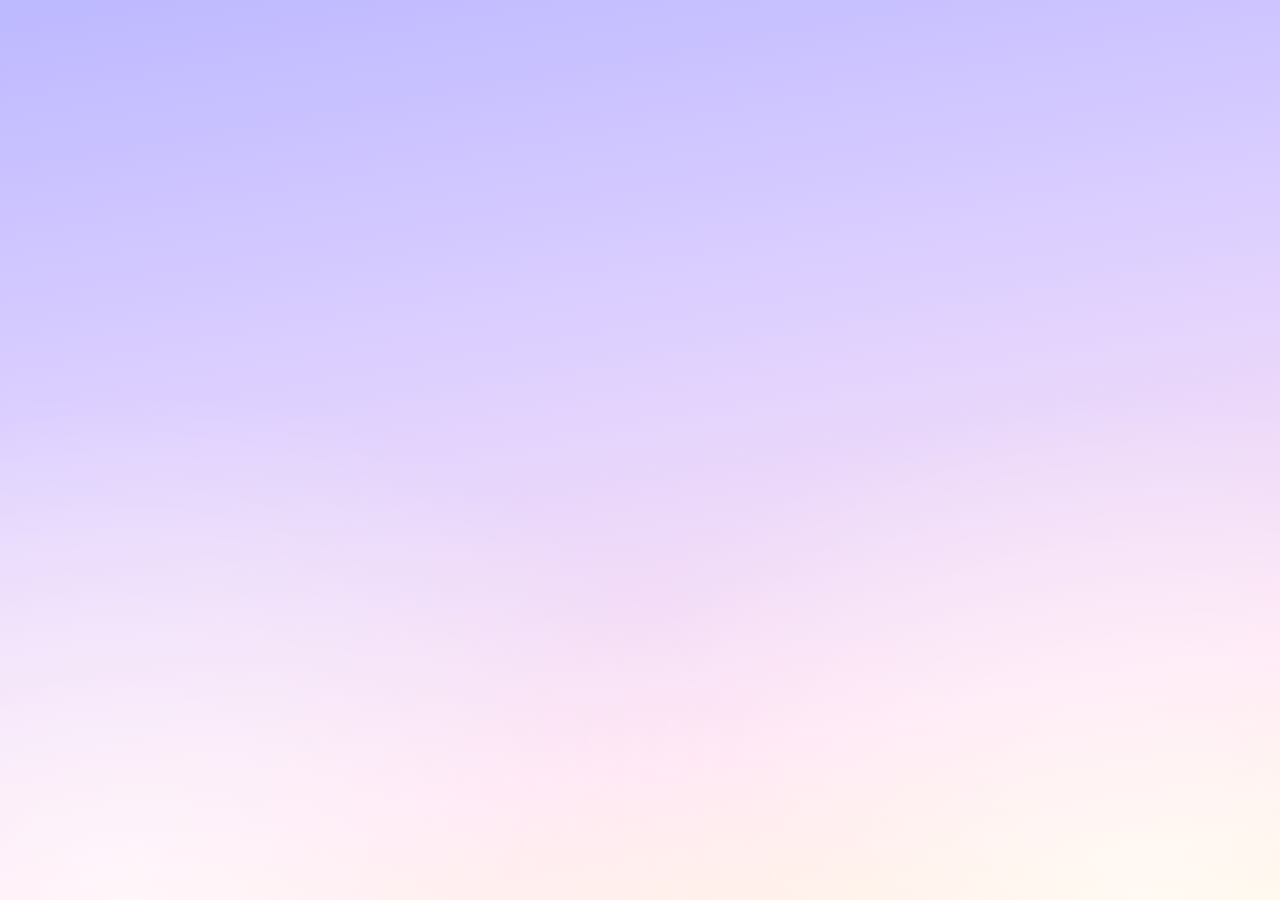
<file: about-learniverse.html>
<!DOCTYPE html>
<html lang="en">
<head>
  <meta charset="UTF-8">
  <meta name="viewport" content="width=device-width, initial-scale=1">
  <title>What is Learniverse – Learniverse</title>
  <meta name="description" content="A digital book platform that makes learning fun, enjoyable, and accessible for children.">
  <link rel="icon" href="LOOGO.png">
   <link rel="stylesheet" href="style.css">
   <link rel="stylesheet" href="pages.css">
<style>
</head>
<body>

  <header class="topbar">
    <div class="nav-pill">
      <a href="profile.html" class="brand">
        <img src="LOOGO.png" alt="Learniverse logo"
             onerror="this.replaceWith(Object.assign(document.createElement('span'),{className:'fallback',textContent:'📖'}))">
        <strong>Learniverse</strong>
      </a>
    </div>
    </div>
  </header>

  <main class="wrap">
    <section class="hero">
      <p class="eyebrow">About Us</p>
      <h1>What is Learniverse?</h1>
      <svg class="swoosh" viewBox="0 0 340 20" aria-hidden="true"><path d="M6 13 C 90 2, 220 4, 334 10" stroke="#f2b134" stroke-width="5" fill="none" stroke-linecap="round"/></svg>
      <p class="lead">A digital book platform that makes learning fun, enjoyable, and accessible for children.</p>
      
    </section>

    <section class="card">
      <h2>What is Learniverse?</h2>
      <p>
        Learniverse is a digital book platform designed to make learning fun, enjoyable, and 
    accessible for children and young learners. It provides educational books in different 
    learning areas, including Language and Reading, Mathematics and Logic, Science and 
    Discovery, Arts and Creativity, and Life Skills and Values. Through Learniverse, 
    children can explore new ideas, develop their reading skills, gain knowledge, and 
    discover their creativity while enjoying an interactive learning experience.
      </p>
      <p>
        Parents and guardians can also use Learniverse to find reliable learning materials that support their
        children’s growth and continued learning at home.
      </p>
    </section>

    <section class="card">
      <h2>Five Learning Areas</h2>
      <p>Every book in Learniverse belongs to one of five learning areas.</p>
      <div class="grid">
        <div class="tile" style="--c:#ff7a59"><span class="ico">📚</span><h3>Language &amp; Reading</h3><p>Alphabet, vocabulary, grammar, Filipino language, and reading comprehension.</p></div>
        <div class="tile" style="--c:#f2b134"><span class="ico">🔢</span><h3>Mathematics &amp; Logic</h3><p>Numbers, shapes, puzzles, critical thinking, and money smarts.</p></div>
        <div class="tile" style="--c:#0f8b8d"><span class="ico">🔬</span><h3>Science &amp; Discovery</h3><p>Animals, nature, space, dinosaurs, and technology.</p></div>
        <div class="tile" style="--c:#0b3a42"><span class="ico">🎨</span><h3>Arts &amp; Creativity</h3><p>Drawing, music, and cooking for kids.</p></div>
        <div class="tile" style="--c:#3fbf9f"><span class="ico">💛</span><h3>Life Skills &amp; Values</h3><p>Good manners, health, feelings, safety, and community helpers.</p></div>
      </div>
    </section>

    <section class="card">
      <h2>How It Works</h2>
      <div class="steps">
        <div class="step"><div><h3>Browse by learning area</h3><p>Find books that match your child’s age and interests.</p></div></div>
        <div class="step"><div><h3>Choose a book and check out</h3><p>Pay securely online using the payment options available at checkout.</p></div></div>
        <div class="step"><div><h3>Read, learn, and enjoy</h3><p>Open your book and learn together anytime, wherever you are.</p></div></div>
      </div>
    </section>

    <section class="card">
      <h2>Why Families Choose Learniverse</h2>
      <div class="two">
        <div class="box"><h3>Made for children</h3><p>Colorful pages, simple language, and topics that spark curiosity.</p></div>
        <div class="box"><h3>Supports parents</h3><p>Clear learning areas make it easy to find what helps your child most.</p></div>
        <div class="box"><h3>Learning that’s local</h3><p>Includes Filipino language learning and lessons on community and culture.</p></div>
        <div class="box"><h3>Transparent and fair</h3><p>Clear policies on terms, privacy, refunds, and honest customer reviews.</p></div>
      </div>
    </section>

    <section class="card">
      <h2>Our Mission &amp; Vision</h2>
      <div class="two">
        <div class="box"><h3>🎯 Mission</h3><p>To make learning accessible, enjoyable, and exciting for every child through educational books and creative learning materials.</p></div>
        <div class="box"><h3>🔭 Vision</h3><p>To become an inspiring online learning space where children can grow, explore their interests, and build a strong foundation for their future.</p></div>
      </div>
    </section>

    <section class="card cta">
      <h2>Ready to explore?</h2>
      <p>See what other families say, or meet the founder behind Learniverse.</p>
      <a class="btn primary" href="reviews.html">Read Customer Reviews</a>
      <a class="btn soft" href="profile.html">Meet the Founder</a>
    </section>

  </main>

  <footer class="site-footer">
    <div class="foot-links">
      <a href="reviews.html">Customer Reviews</a>
      <a href="terms.html">Terms &amp; Conditions</a>
      <a href="privacy.html">Privacy Policy</a>
      <a href="refund.html">Refund Policy</a>
    </div>
    <p>© 2026 Learniverse. Inspiring Curiosity, Creativity, and Lifelong Learning. ♥</p>
  </footer>
 <script src="auth.js"></script>
</body>
</html>
</file>
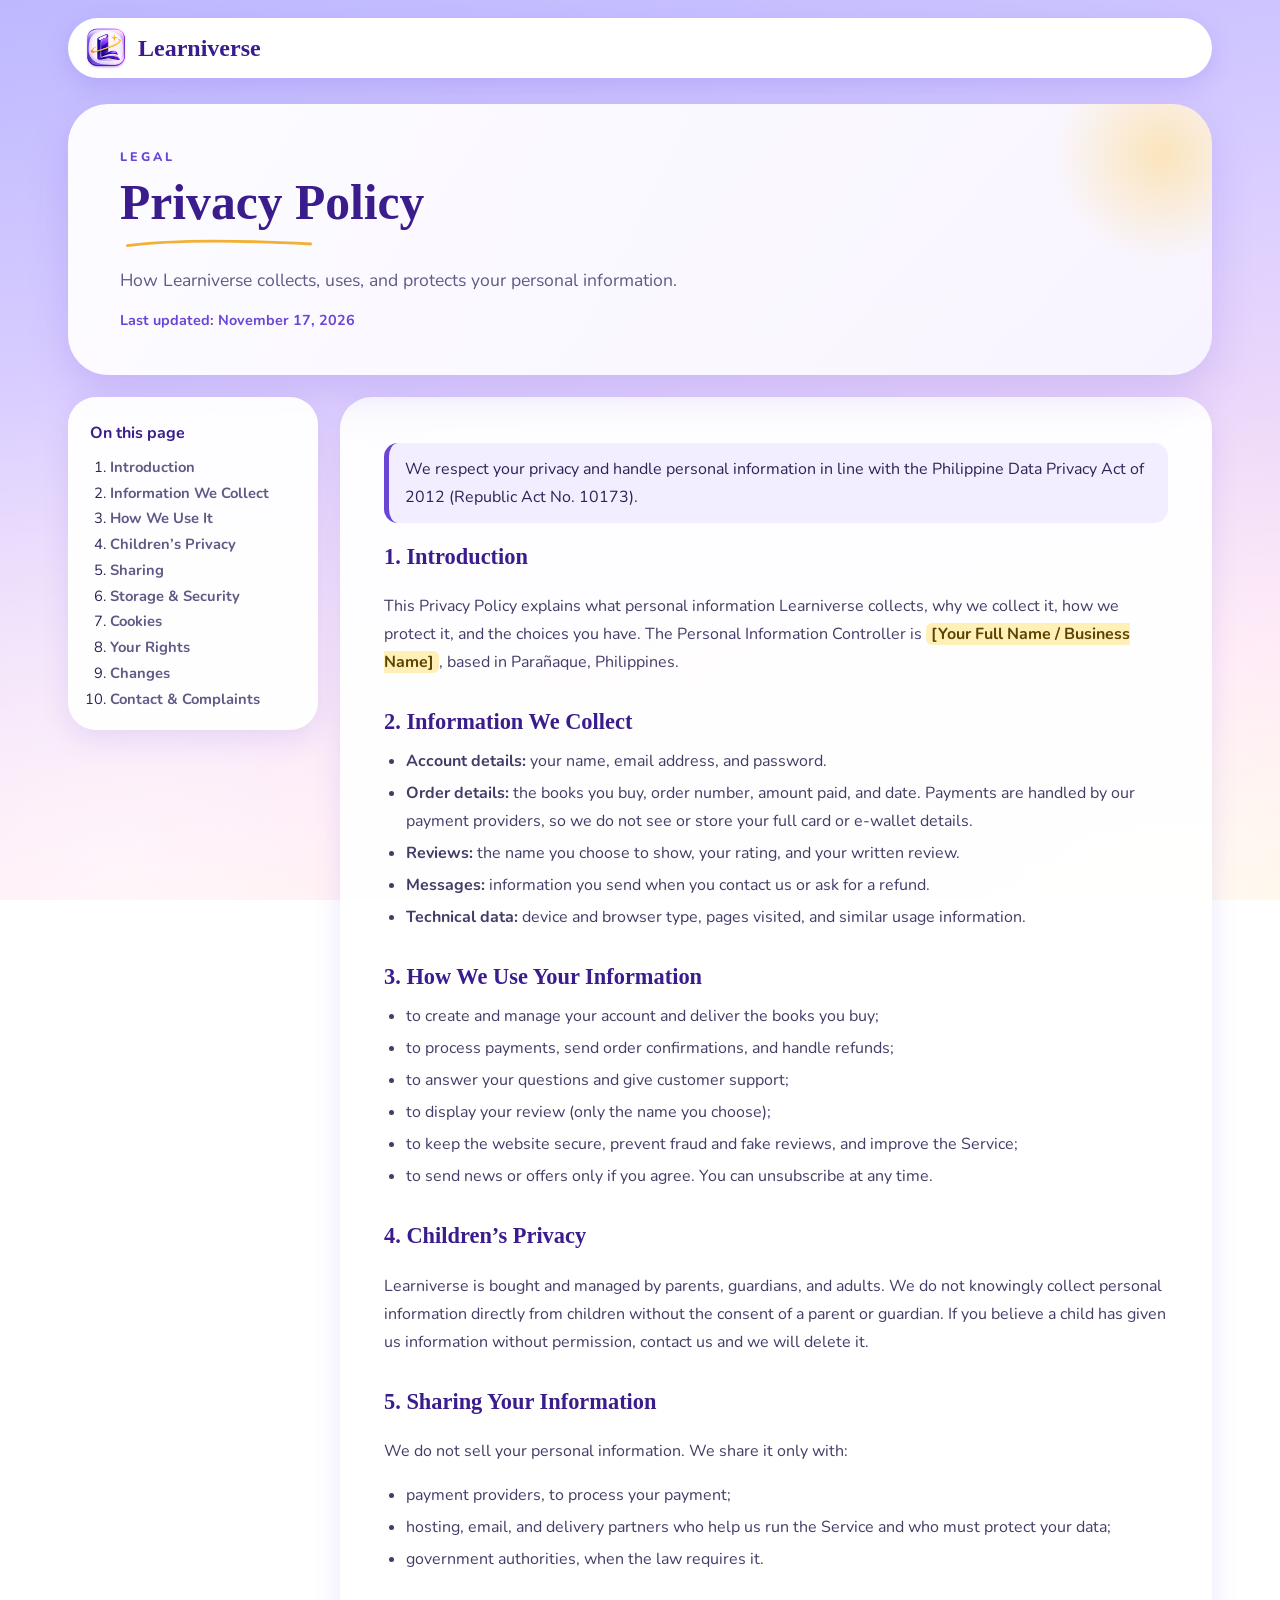
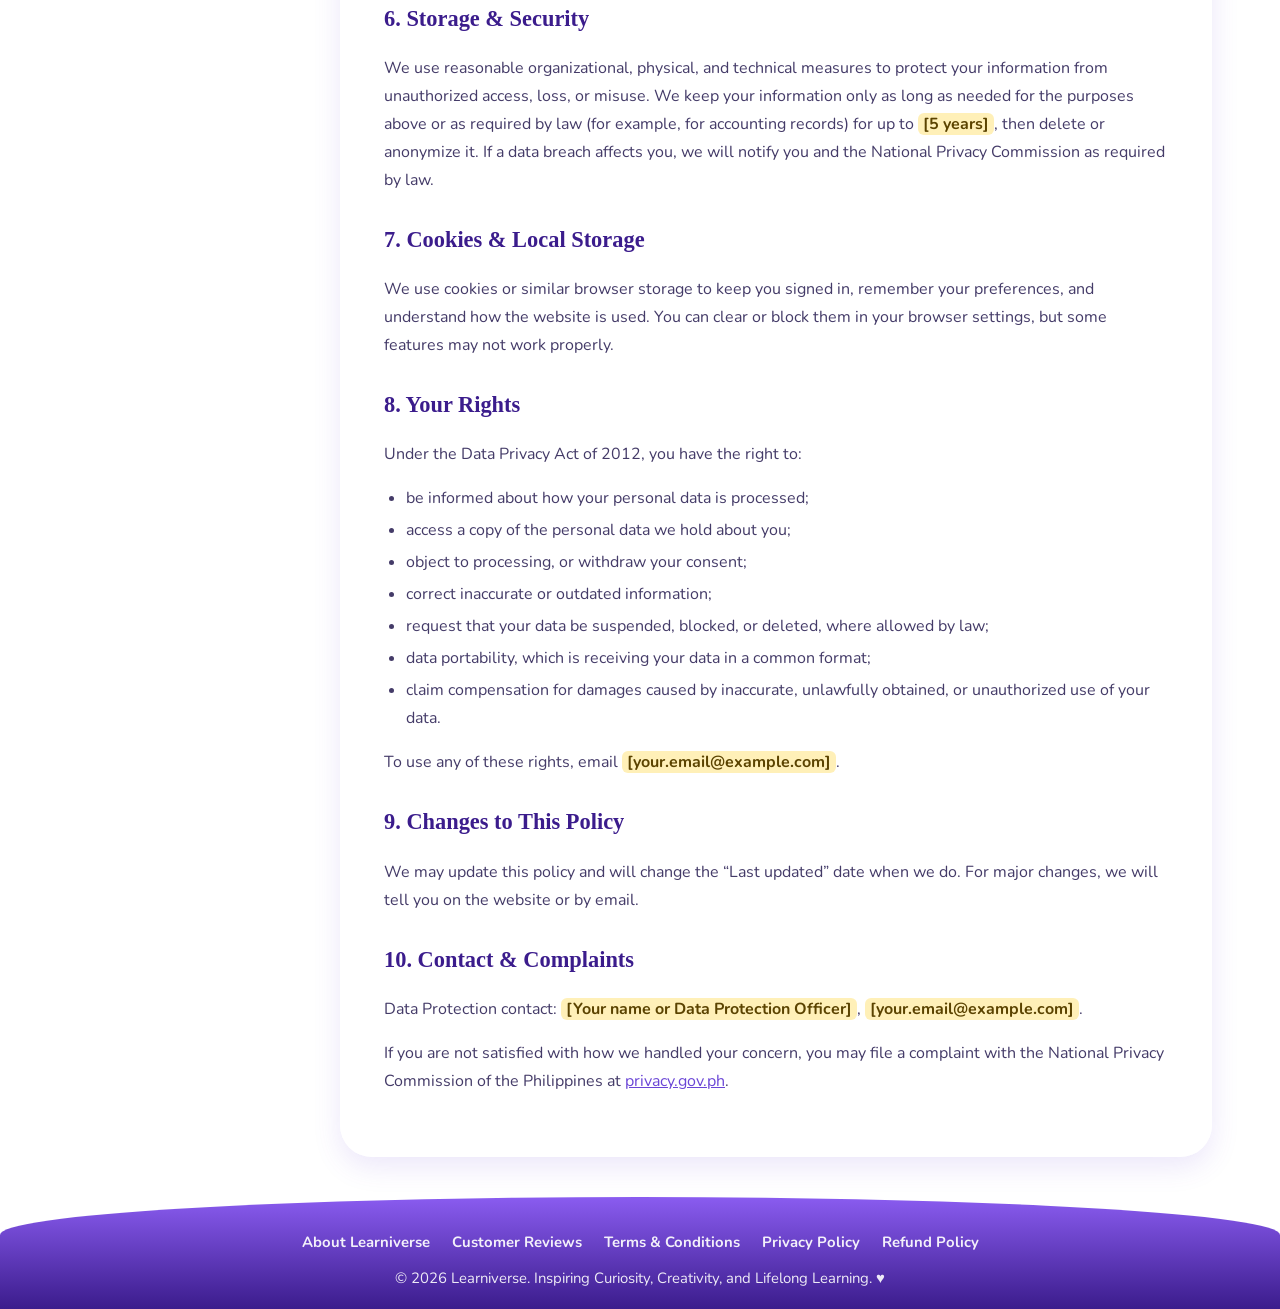
<file: privacy.html>
<!DOCTYPE html>
<html lang="en">
<head>
  <meta charset="UTF-8">
  <meta name="viewport" content="width=device-width, initial-scale=1">
  <title>Leonilyn M. Lutero – Founder, Learniverse</title>
  <link rel="icon" href="LOOGO.png">
  <link rel="preconnect" href="https://fonts.googleapis.com">
  <link href="https://fonts.googleapis.com/css2?family=Nunito:wght@500;700;800&family=Dancing+Script:wght@600&display=swap" rel="stylesheet">
   <link rel="stylesheet" href="pages.css">
</head>
<body>

  <header class="topbar">
    <div class="nav-pill">
      <a href="profile.html" class="brand">
        <img src="LOOGO.png" alt="Learniverse logo"
             onerror="this.replaceWith(Object.assign(document.createElement('span'),{className:'fallback',textContent:'📖'}))">
        <strong>Learniverse</strong>
      </a>
    </div>
  </header>

  <main class="wrap">
    <section class="hero">
      <p class="eyebrow">Legal</p>
      <h1>Privacy Policy</h1>
      <svg class="swoosh" viewBox="0 0 340 20" aria-hidden="true"><path d="M6 13 C 90 2, 220 4, 334 10" stroke="#f2b134" stroke-width="5" fill="none" stroke-linecap="round"/></svg>
      <p class="lead">How Learniverse collects, uses, and protects your personal information.</p>
      <p class="lead updated">Last updated: November 17, 2026</p>
    </section>

    <div class="legal">
      <aside class="toc"><h3>On this page</h3><ol><li><a href="#p1">Introduction</a></li><li><a href="#p2">Information We Collect</a></li><li><a href="#p3">How We Use It</a></li><li><a href="#p4">Children’s Privacy</a></li><li><a href="#p5">Sharing</a></li><li><a href="#p6">Storage & Security</a></li><li><a href="#p7">Cookies</a></li><li><a href="#p8">Your Rights</a></li><li><a href="#p9">Changes</a></li><li><a href="#p10">Contact & Complaints</a></li></ol></aside>
      <article class="doc">

        <div class="note">We respect your privacy and handle personal information in line with the Philippine Data Privacy Act of 2012 (Republic Act No. 10173).</div>
        <section id="p1"><h2>1. Introduction</h2>
          <p>This Privacy Policy explains what personal information Learniverse collects, why we collect it, how we protect it, and the choices you have. The Personal Information Controller is <mark class="fill">[Your Full Name / Business Name]</mark>, based in Parañaque, Philippines.</p></section>
        <section id="p2"><h2>2. Information We Collect</h2>
          <ul>
            <li><strong>Account details:</strong> your name, email address, and password.</li>
            <li><strong>Order details:</strong> the books you buy, order number, amount paid, and date. Payments are handled by our payment providers, so we do not see or store your full card or e-wallet details.</li>
            <li><strong>Reviews:</strong> the name you choose to show, your rating, and your written review.</li>
            <li><strong>Messages:</strong> information you send when you contact us or ask for a refund.</li>
            <li><strong>Technical data:</strong> device and browser type, pages visited, and similar usage information.</li>
          </ul></section>
        <section id="p3"><h2>3. How We Use Your Information</h2>
          <ul>
            <li>to create and manage your account and deliver the books you buy;</li>
            <li>to process payments, send order confirmations, and handle refunds;</li>
            <li>to answer your questions and give customer support;</li>
            <li>to display your review (only the name you choose);</li>
            <li>to keep the website secure, prevent fraud and fake reviews, and improve the Service;</li>
            <li>to send news or offers only if you agree. You can unsubscribe at any time.</li>
          </ul></section>
        <section id="p4"><h2>4. Children’s Privacy</h2>
          <p>Learniverse is bought and managed by parents, guardians, and adults. We do not knowingly collect personal information directly from children without the consent of a parent or guardian. If you believe a child has given us information without permission, contact us and we will delete it.</p></section>
        <section id="p5"><h2>5. Sharing Your Information</h2>
          <p>We do not sell your personal information. We share it only with:</p>
          <ul>
            <li>payment providers, to process your payment;</li>
            <li>hosting, email, and delivery partners who help us run the Service and who must protect your data;</li>
            <li>government authorities, when the law requires it.</li>
          </ul></section>
        <section id="p6"><h2>6. Storage &amp; Security</h2>
          <p>We use reasonable organizational, physical, and technical measures to protect your information from unauthorized access, loss, or misuse. We keep your information only as long as needed for the purposes above or as required by law (for example, for accounting records) for up to <mark class="fill">[5 years]</mark>, then delete or anonymize it. If a data breach affects you, we will notify you and the National Privacy Commission as required by law.</p></section>
        <section id="p7"><h2>7. Cookies &amp; Local Storage</h2>
          <p>We use cookies or similar browser storage to keep you signed in, remember your preferences, and understand how the website is used. You can clear or block them in your browser settings, but some features may not work properly.</p></section>
        <section id="p8"><h2>8. Your Rights</h2>
          <p>Under the Data Privacy Act of 2012, you have the right to:</p>
          <ul>
            <li>be informed about how your personal data is processed;</li>
            <li>access a copy of the personal data we hold about you;</li>
            <li>object to processing, or withdraw your consent;</li>
            <li>correct inaccurate or outdated information;</li>
            <li>request that your data be suspended, blocked, or deleted, where allowed by law;</li>
            <li>data portability, which is receiving your data in a common format;</li>
            <li>claim compensation for damages caused by inaccurate, unlawfully obtained, or unauthorized use of your data.</li>
          </ul>
          <p>To use any of these rights, email <mark class="fill">[your.email@example.com]</mark>.</p></section>
        <section id="p9"><h2>9. Changes to This Policy</h2>
          <p>We may update this policy and will change the “Last updated” date when we do. For major changes, we will tell you on the website or by email.</p></section>
        <section id="p10"><h2>10. Contact &amp; Complaints</h2>
          <p>Data Protection contact: <mark class="fill">[Your name or Data Protection Officer]</mark>, <mark class="fill">[your.email@example.com]</mark>.</p>
          <p>If you are not satisfied with how we handled your concern, you may file a complaint with the National Privacy Commission of the Philippines at <a href="https://privacy.gov.ph" target="_blank" rel="noopener">privacy.gov.ph</a>.</p></section>

      </article>
    </div>
  </main>

  <footer class="site-footer">
    <div class="foot-links">
      <a href="about-learniverse.html">About Learniverse</a>
      <a href="reviews.html">Customer Reviews</a>
      <a href="terms.html">Terms &amp; Conditions</a>
      <a href="privacy.html">Privacy Policy</a>
      <a href="refund.html">Refund Policy</a>
    </div>
    <p>© 2026 Learniverse. Inspiring Curiosity, Creativity, and Lifelong Learning. ♥</p>
  </footer>
 <script src="auth.js"></script>
</body>
</html>
</file>
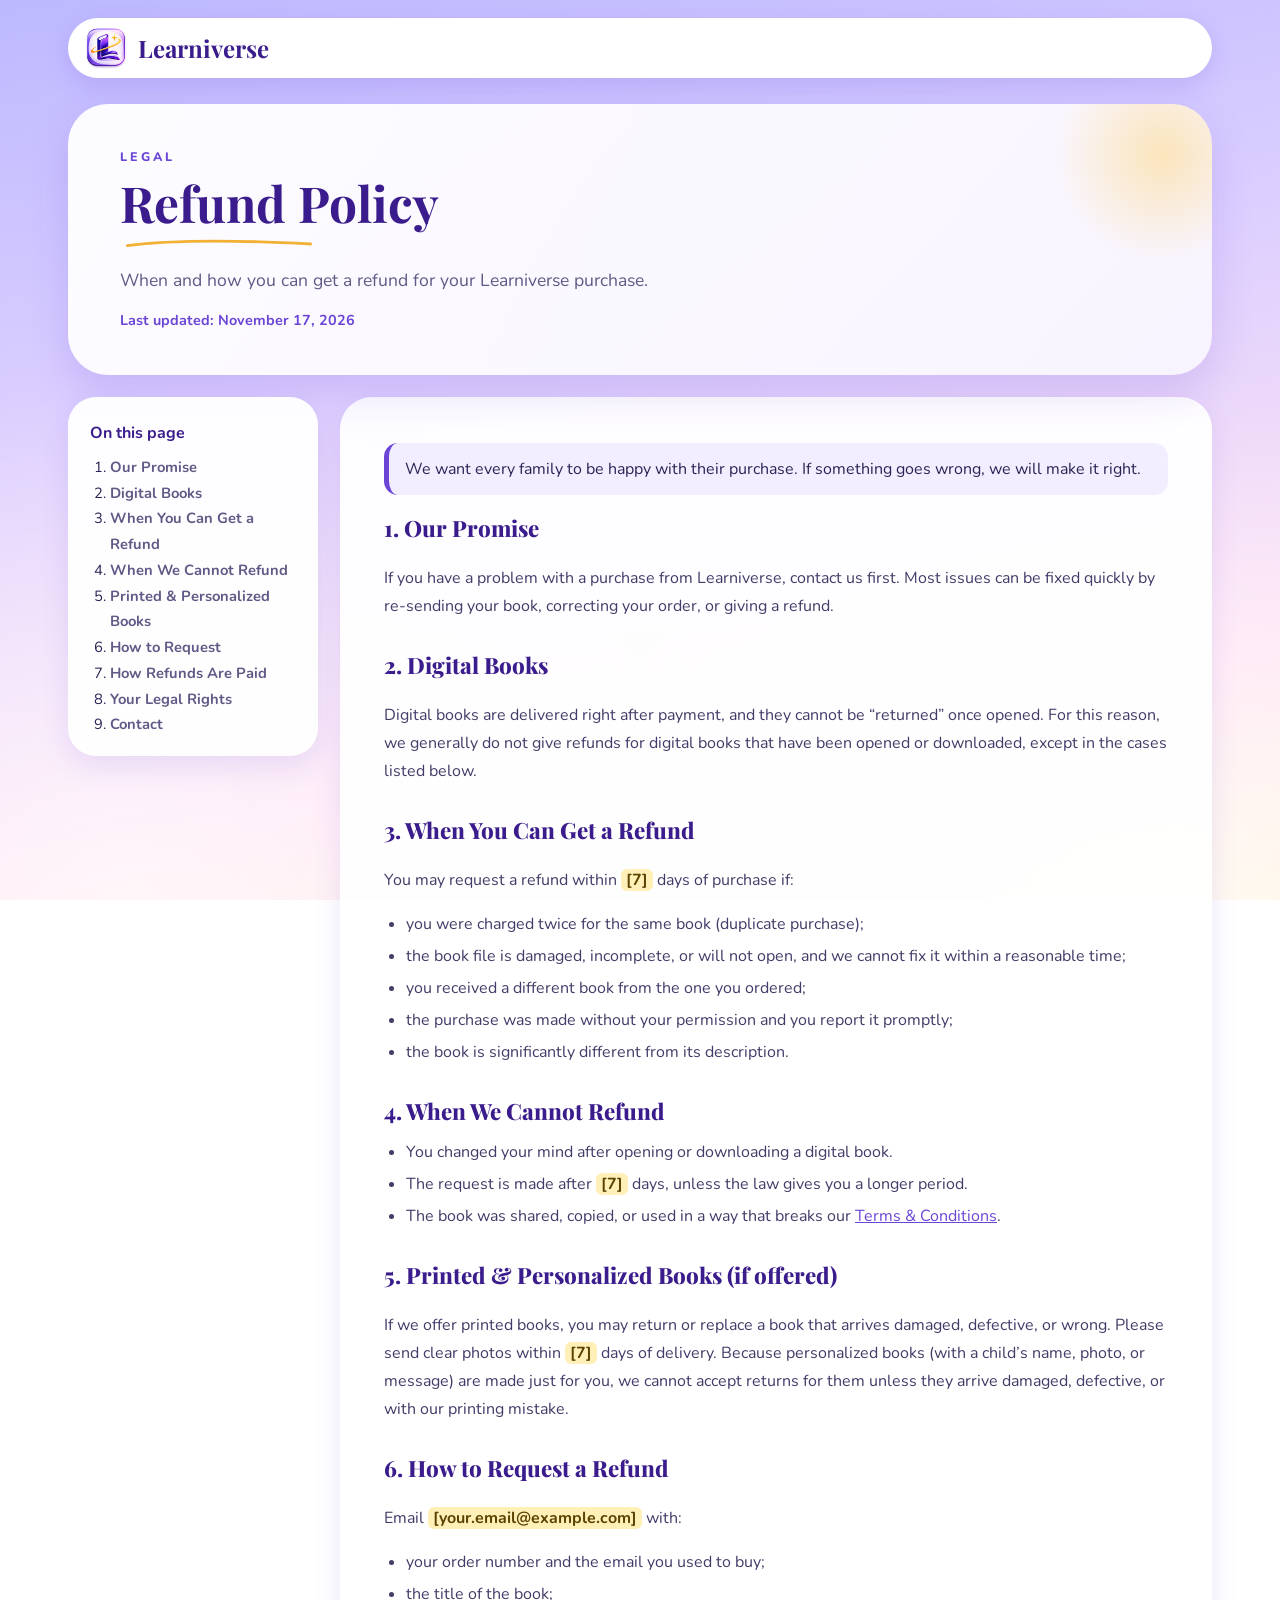
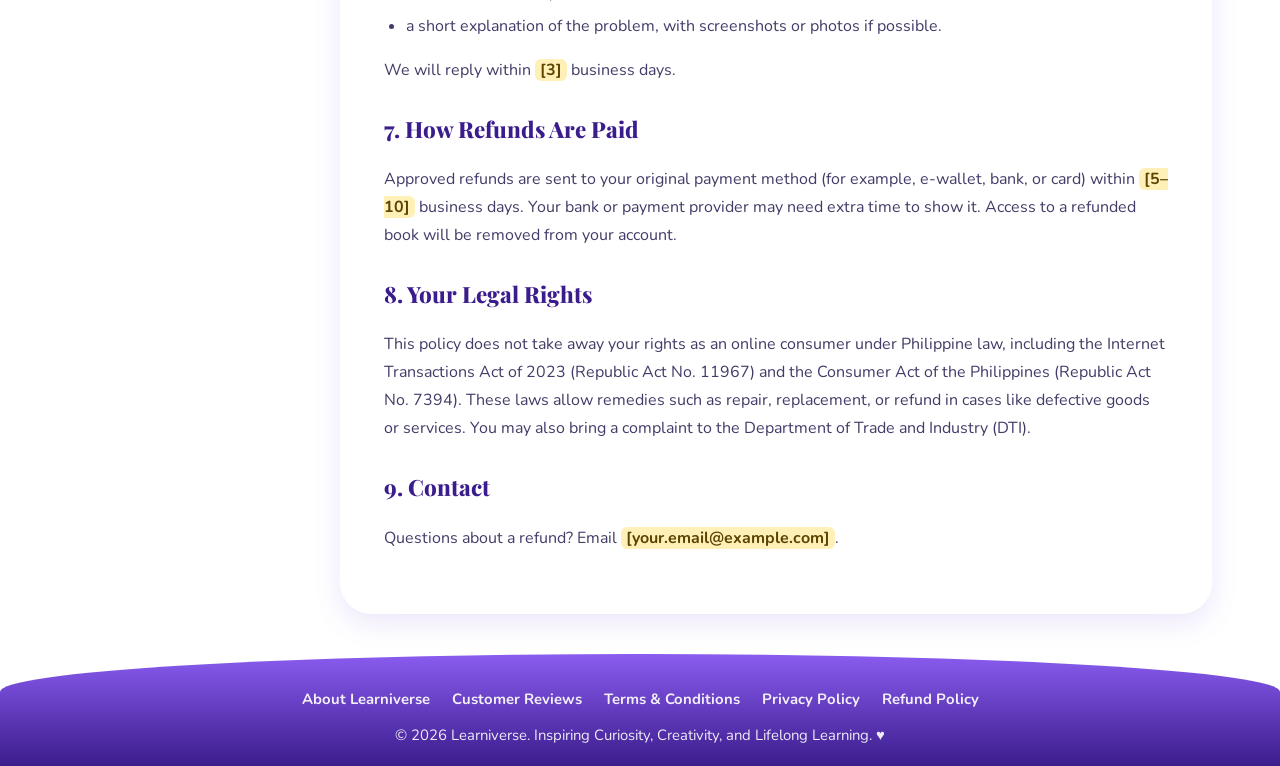
<file: refund.html>
<!DOCTYPE html>
<html lang="en">
<head>
  <meta charset="UTF-8">
  <meta name="viewport" content="width=device-width, initial-scale=1">
  <title>Refund Policy – Learniverse</title>
  <meta name="description" content="When and how you can get a refund for your Learniverse purchase.">
  <link rel="icon" href="LOOGO.png">
  <link rel="preconnect" href="https://fonts.googleapis.com">
  <link href="https://fonts.googleapis.com/css2?family=Nunito:wght@500;700;800&family=Playfair+Display:wght@700;800&display=swap" rel="stylesheet">
  <link rel="stylesheet" href="style.css">
   <link rel="stylesheet" href="pages.css">
</head>
<body>

  <header class="topbar">
    <div class="nav-pill">
      <a href="profile.html" class="brand">
        <img src="LOOGO.png" alt="Learniverse logo"
             onerror="this.replaceWith(Object.assign(document.createElement('span'),{className:'fallback',textContent:'📖'}))">
        <strong>Learniverse</strong>
      </a>
    </div>
    </div>
  </header>

  <main class="wrap">
    <section class="hero">
      <p class="eyebrow">Legal</p>
      <h1>Refund Policy</h1>
      <svg class="swoosh" viewBox="0 0 340 20" aria-hidden="true"><path d="M6 13 C 90 2, 220 4, 334 10" stroke="#f2b134" stroke-width="5" fill="none" stroke-linecap="round"/></svg>
      <p class="lead">When and how you can get a refund for your Learniverse purchase.</p>
      <p class="lead updated">Last updated: November 17, 2026</p>
    </section>

    <div class="legal">
      <aside class="toc"><h3>On this page</h3><ol><li><a href="#r1">Our Promise</a></li><li><a href="#r2">Digital Books</a></li><li><a href="#r3">When You Can Get a Refund</a></li><li><a href="#r4">When We Cannot Refund</a></li><li><a href="#r5">Printed & Personalized Books</a></li><li><a href="#r6">How to Request</a></li><li><a href="#r7">How Refunds Are Paid</a></li><li><a href="#r8">Your Legal Rights</a></li><li><a href="#r9">Contact</a></li></ol></aside>
      <article class="doc">

        <div class="note">We want every family to be happy with their purchase. If something goes wrong, we will make it right.</div>
        <section id="r1"><h2>1. Our Promise</h2>
          <p>If you have a problem with a purchase from Learniverse, contact us first. Most issues can be fixed quickly by re-sending your book, correcting your order, or giving a refund.</p></section>
        <section id="r2"><h2>2. Digital Books</h2>
          <p>Digital books are delivered right after payment, and they cannot be “returned” once opened. For this reason, we generally do not give refunds for digital books that have been opened or downloaded, except in the cases listed below.</p></section>
        <section id="r3"><h2>3. When You Can Get a Refund</h2>
          <p>You may request a refund within <mark class="fill">[7]</mark> days of purchase if:</p>
          <ul>
            <li>you were charged twice for the same book (duplicate purchase);</li>
            <li>the book file is damaged, incomplete, or will not open, and we cannot fix it within a reasonable time;</li>
            <li>you received a different book from the one you ordered;</li>
            <li>the purchase was made without your permission and you report it promptly;</li>
            <li>the book is significantly different from its description.</li>
          </ul></section>
        <section id="r4"><h2>4. When We Cannot Refund</h2>
          <ul>
            <li>You changed your mind after opening or downloading a digital book.</li>
            <li>The request is made after <mark class="fill">[7]</mark> days, unless the law gives you a longer period.</li>
            <li>The book was shared, copied, or used in a way that breaks our <a href="terms.html">Terms &amp; Conditions</a>.</li>
          </ul></section>
        <section id="r5"><h2>5. Printed &amp; Personalized Books (if offered)</h2>
          <p>If we offer printed books, you may return or replace a book that arrives damaged, defective, or wrong. Please send clear photos within <mark class="fill">[7]</mark> days of delivery. Because personalized books (with a child’s name, photo, or message) are made just for you, we cannot accept returns for them unless they arrive damaged, defective, or with our printing mistake.</p></section>
        <section id="r6"><h2>6. How to Request a Refund</h2>
          <p>Email <mark class="fill">[your.email@example.com]</mark> with:</p>
          <ul>
            <li>your order number and the email you used to buy;</li>
            <li>the title of the book;</li>
            <li>a short explanation of the problem, with screenshots or photos if possible.</li>
          </ul>
          <p>We will reply within <mark class="fill">[3]</mark> business days.</p></section>
        <section id="r7"><h2>7. How Refunds Are Paid</h2>
          <p>Approved refunds are sent to your original payment method (for example, e-wallet, bank, or card) within <mark class="fill">[5–10]</mark> business days. Your bank or payment provider may need extra time to show it. Access to a refunded book will be removed from your account.</p></section>
        <section id="r8"><h2>8. Your Legal Rights</h2>
          <p>This policy does not take away your rights as an online consumer under Philippine law, including the Internet Transactions Act of 2023 (Republic Act No. 11967) and the Consumer Act of the Philippines (Republic Act No. 7394). These laws allow remedies such as repair, replacement, or refund in cases like defective goods or services. You may also bring a complaint to the Department of Trade and Industry (DTI).</p></section>
        <section id="r9"><h2>9. Contact</h2>
          <p>Questions about a refund? Email <mark class="fill">[your.email@example.com]</mark>.</p></section>

      </article>
    </div>
  </main>

  <footer class="site-footer">
    <div class="foot-links">
      <a href="about-learniverse.html">About Learniverse</a>
      <a href="reviews.html">Customer Reviews</a>
      <a href="terms.html">Terms &amp; Conditions</a>
      <a href="privacy.html">Privacy Policy</a>
      <a href="refund.html">Refund Policy</a>
    </div>
    <p>© 2026 Learniverse. Inspiring Curiosity, Creativity, and Lifelong Learning. ♥</p>
  </footer>
 <script src="auth.js"></script>
</body>
</html>
</file>
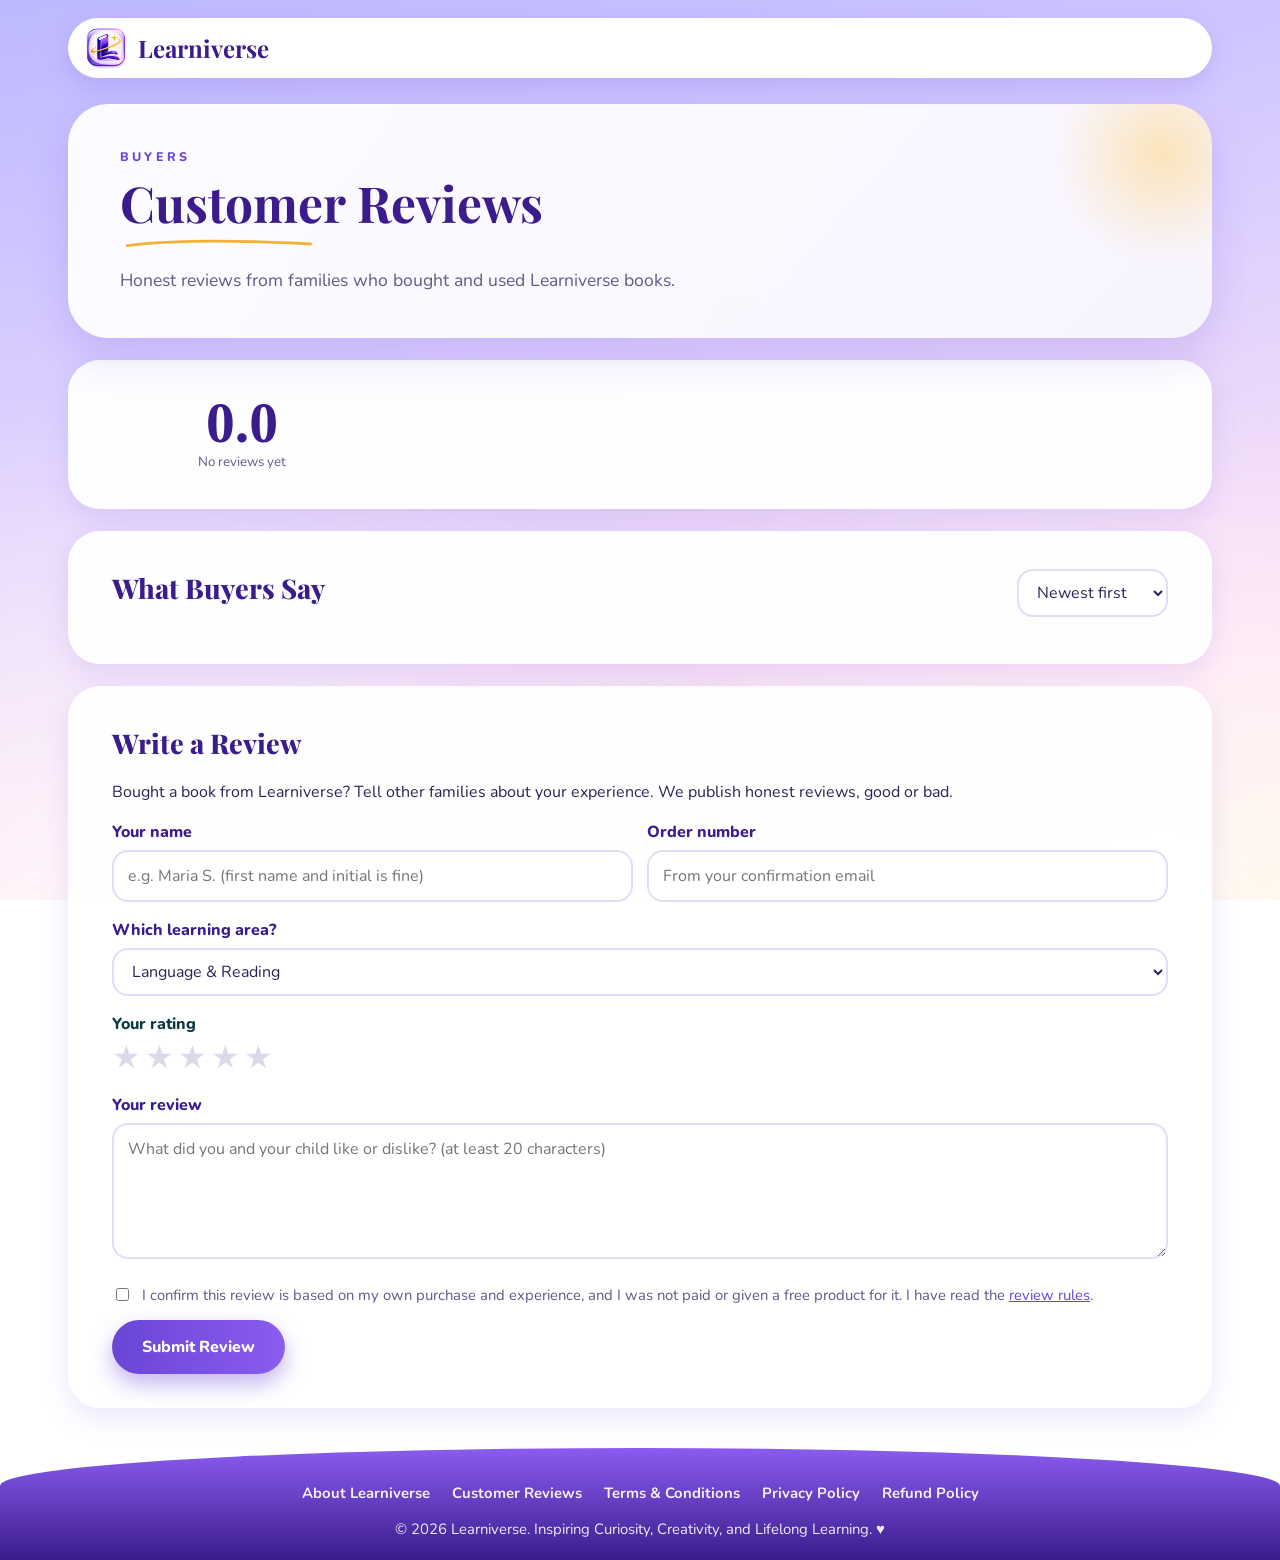
<file: reviews.html>
<!DOCTYPE html>
<html lang="en">
<head>
  <meta charset="UTF-8">
  <meta name="viewport" content="width=device-width, initial-scale=1">
  <title>Customer Reviews – Learniverse</title>
  <meta name="description" content="Honest reviews from families who bought and used Learniverse books.">
  <link rel="icon" href="LOOGO.png">
  <link rel="preconnect" href="https://fonts.googleapis.com">
  <link href="https://fonts.googleapis.com/css2?family=Nunito:wght@500;700;800&family=Playfair+Display:wght@700;800&display=swap" rel="stylesheet">
  <link rel="stylesheet" href="style.css">
   <link rel="stylesheet" href="pages.css">
</head>
<body>

  <header class="topbar">
    <div class="nav-pill">
      <a href="profile.html" class="brand">
        <img src="LOOGO.png" alt="Learniverse logo"
             onerror="this.replaceWith(Object.assign(document.createElement('span'),{className:'fallback',textContent:'📖'}))">
        <strong>Learniverse</strong>
      </a>
    </div>
    </div>
  </header>

  <main class="wrap">
    <section class="hero">
      <p class="eyebrow">Buyers</p>
      <h1>Customer Reviews</h1>
      <svg class="swoosh" viewBox="0 0 340 20" aria-hidden="true"><path d="M6 13 C 90 2, 220 4, 334 10" stroke="#f2b134" stroke-width="5" fill="none" stroke-linecap="round"/></svg>
      <p class="lead">Honest reviews from families who bought and used Learniverse books.</p>
      
    </section>

    <section class="card">
      <div class="rev-top">
        <div class="avg">
          <div class="num" id="avgNum">0.0</div>
          <div class="stars" id="avgStars"></div>
          <small id="avgCount">No reviews yet</small>
        </div>
        <div class="bars" id="bars"></div>
      </div>
      <div class="banner" id="sampleBanner" hidden>
        The reviews marked “Sample” are examples for the page design only. Delete them before launching so only real customer reviews appear.
      </div>
    </section>

    <section class="card">
      <div class="toolbar">
        <h2>What Buyers Say</h2>
        <select id="sort" aria-label="Sort reviews">
          <option value="new">Newest first</option>
          <option value="high">Highest rated</option>
          <option value="low">Lowest rated</option>
        </select>
      </div>
      <div id="list"></div>
    </section>

    <section class="card">
      <h2>Write a Review</h2>
      <p>Bought a book from Learniverse? Tell other families about your experience. We publish honest reviews, good or bad.</p>
      <form id="form" novalidate>
        <div class="form-grid">
          <div class="field"><label class="t" for="name">Your name</label>
            <input type="text" id="name" maxlength="40" placeholder="e.g. Maria S. (first name and initial is fine)"></div>
          <div class="field"><label class="t" for="order">Order number</label>
            <input type="text" id="order" maxlength="30" placeholder="From your confirmation email"></div>
        </div>
        <div class="field"><label class="t" for="product">Which learning area?</label>
          <select id="product">
            <option>Language &amp; Reading</option><option>Mathematics &amp; Logic</option><option>Science &amp; Discovery</option>
            <option>Arts &amp; Creativity</option><option>Life Skills &amp; Values</option><option>Other</option>
          </select></div>
        <div class="field"><span class="t" style="display:block;font-weight:800;margin-bottom:4px;color:#0b3a42">Your rating</span>
          <div class="starpick" id="starpick">
            <input type="radio" name="rating" id="s5" value="5"><label for="s5" title="5 stars">★</label>
            <input type="radio" name="rating" id="s4" value="4"><label for="s4" title="4 stars">★</label>
            <input type="radio" name="rating" id="s3" value="3"><label for="s3" title="3 stars">★</label>
            <input type="radio" name="rating" id="s2" value="2"><label for="s2" title="2 stars">★</label>
            <input type="radio" name="rating" id="s1" value="1"><label for="s1" title="1 star">★</label>
          </div></div>
        <div class="field"><label class="t" for="text">Your review</label>
          <textarea id="text" rows="4" maxlength="600" placeholder="What did you and your child like or dislike? (at least 20 characters)"></textarea></div>
        <label class="check"><input type="checkbox" id="agree">
          <span>I confirm this review is based on my own purchase and experience, and I was not paid or given a free product for it. I have read the <a href="terms.html#t7" target="_blank">review rules</a>.</span></label>
        <p class="msg" id="msg" role="status"></p>
        <button type="submit" class="btn primary">Submit Review</button>
      </form>
    </section>

  </main>

  <footer class="site-footer">
    <div class="foot-links">
      <a href="about-learniverse.html">About Learniverse</a>
      <a href="reviews.html">Customer Reviews</a>
      <a href="terms.html">Terms &amp; Conditions</a>
      <a href="privacy.html">Privacy Policy</a>
      <a href="refund.html">Refund Policy</a>
    </div>
    <p>© 2026 Learniverse. Inspiring Curiosity, Creativity, and Lifelong Learning. ♥</p>
  </footer>
  <script src="auth.js"></script>
</body>
</html>
</file>
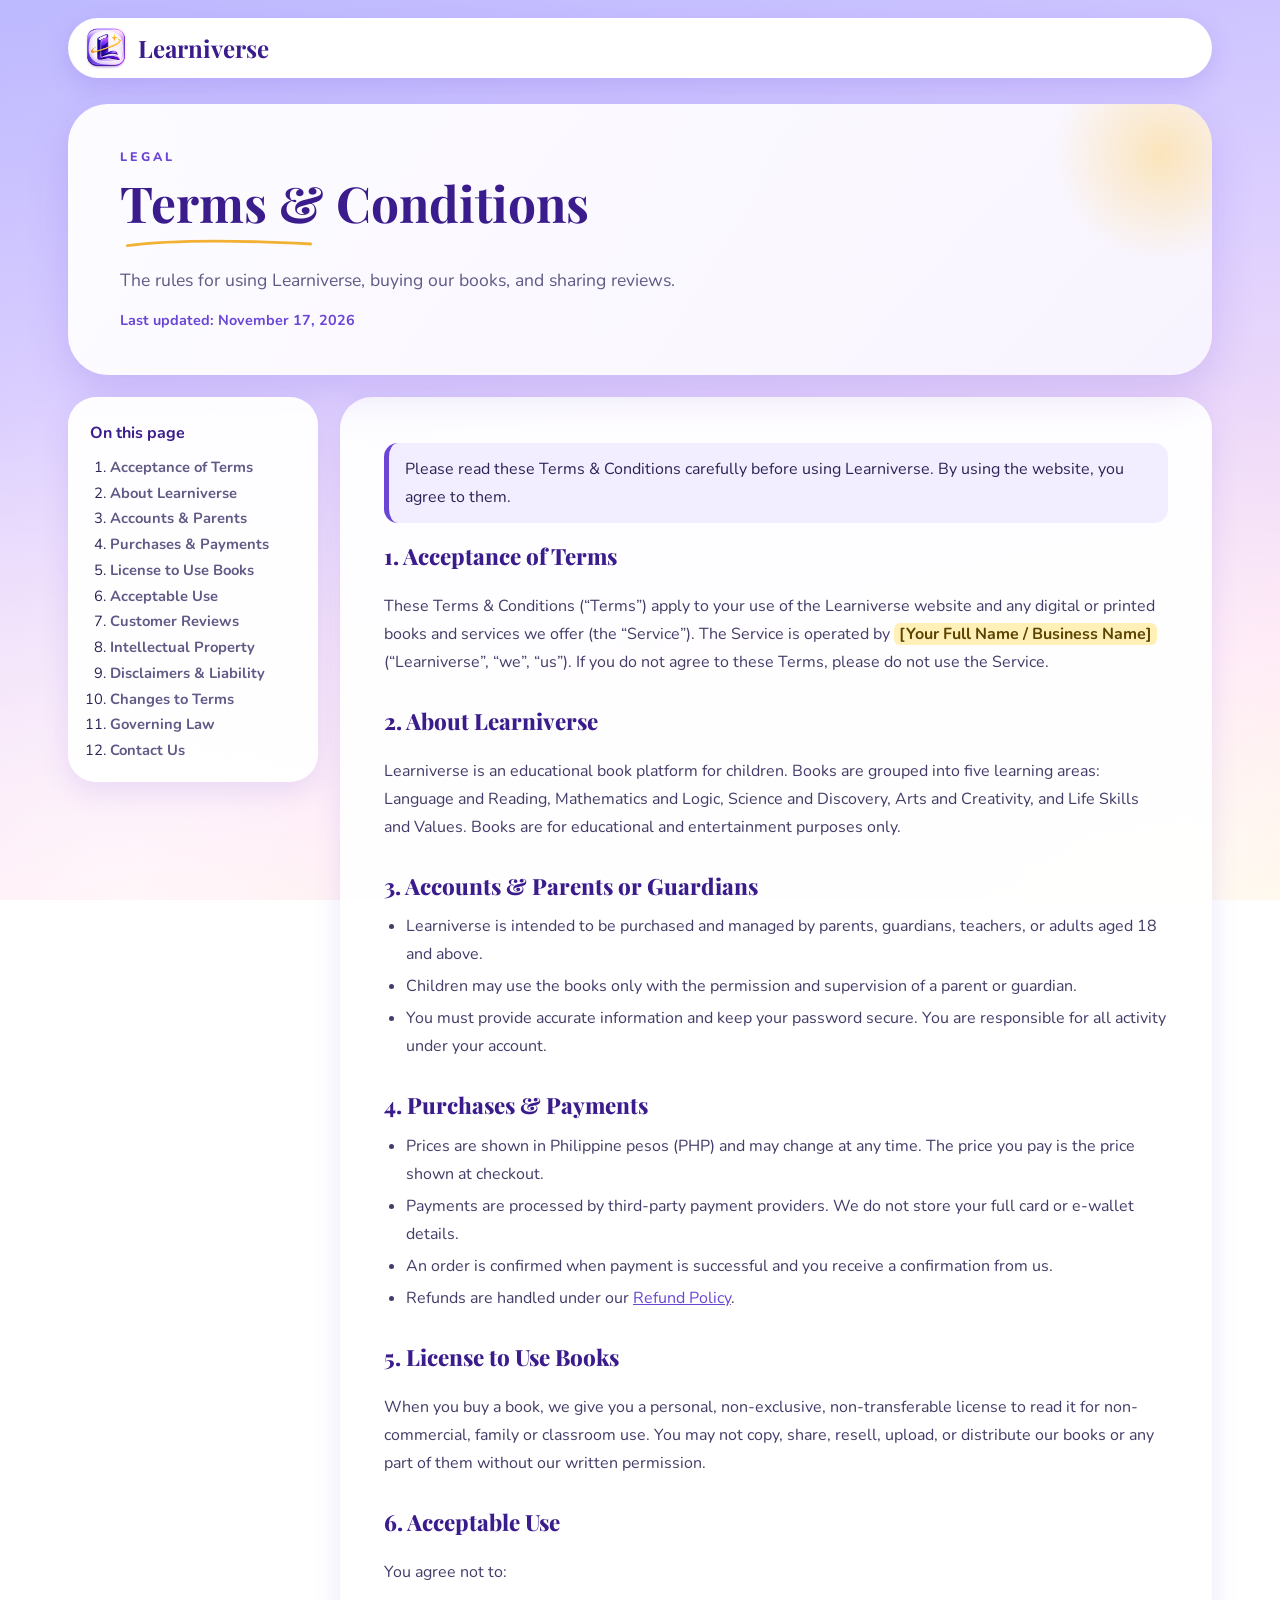
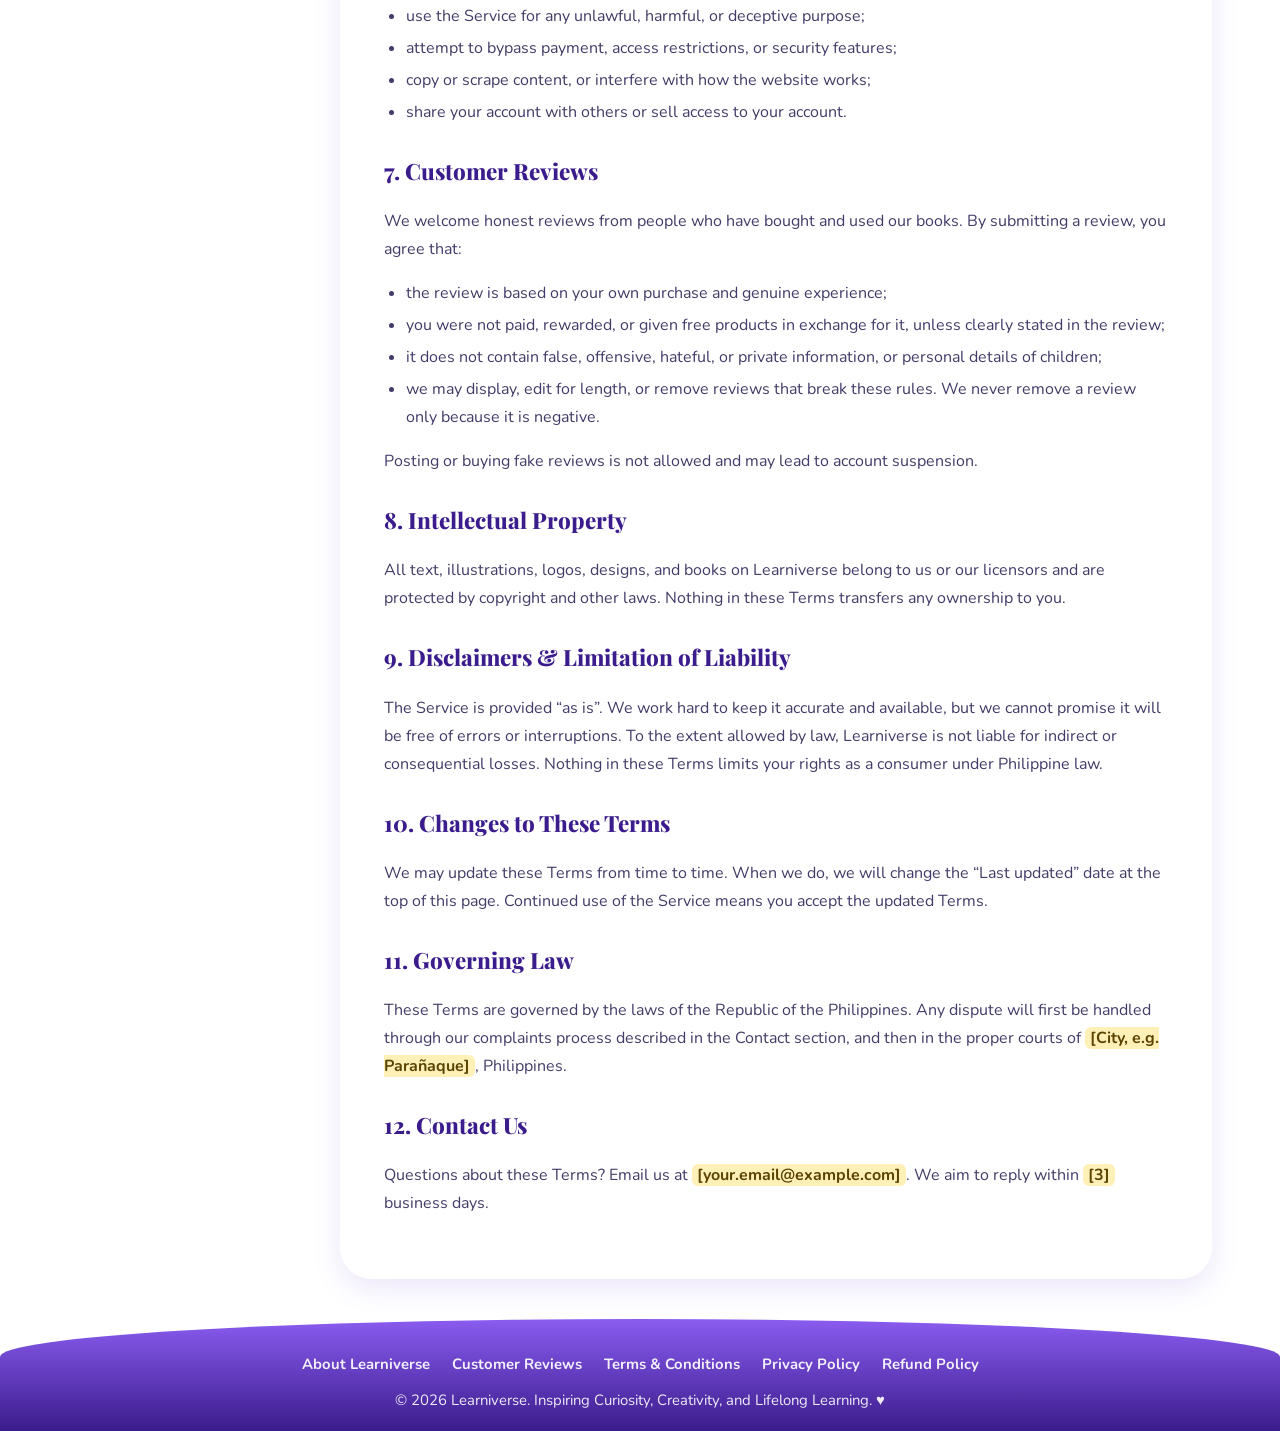
<file: terms.html>
<!DOCTYPE html>
<html lang="en">
<head>
  <meta charset="UTF-8">
  <meta name="viewport" content="width=device-width, initial-scale=1">
  <title>Terms & Conditions – Learniverse</title>
  <meta name="description" content="The rules for using Learniverse, buying our books, and sharing reviews.">
<link rel="icon" href="LOOGO.png">  
  <link rel="preconnect" href="https://fonts.googleapis.com">
  <link href="https://fonts.googleapis.com/css2?family=Nunito:wght@500;700;800&family=Playfair+Display:wght@700;800&display=swap" rel="stylesheet">
  <link rel="stylesheet" href="style.css">
   <link rel="stylesheet" href="pages.css">
</head>
<body>

  <header class="topbar">
    <div class="nav-pill">
      <a href="profile.html" class="brand">
        <img src="LOOGO.png" alt="Learniverse logo"
             onerror="this.replaceWith(Object.assign(document.createElement('span'),{className:'fallback',textContent:'📖'}))">
        <strong>Learniverse</strong>
      </a>
    </div>
    </div>
  </header>

  <main class="wrap">
    <section class="hero">
      <p class="eyebrow">Legal</p>
      <h1>Terms &amp; Conditions</h1>
      <svg class="swoosh" viewBox="0 0 340 20" aria-hidden="true"><path d="M6 13 C 90 2, 220 4, 334 10" stroke="#f2b134" stroke-width="5" fill="none" stroke-linecap="round"/></svg>
      <p class="lead">The rules for using Learniverse, buying our books, and sharing reviews.</p>
      <p class="lead updated">Last updated: November 17, 2026</p>
    </section>

    <div class="legal">
      <aside class="toc"><h3>On this page</h3><ol><li><a href="#t1">Acceptance of Terms</a></li><li><a href="#t2">About Learniverse</a></li><li><a href="#t3">Accounts & Parents</a></li><li><a href="#t4">Purchases & Payments</a></li><li><a href="#t5">License to Use Books</a></li><li><a href="#t6">Acceptable Use</a></li><li><a href="#t7">Customer Reviews</a></li><li><a href="#t8">Intellectual Property</a></li><li><a href="#t9">Disclaimers & Liability</a></li><li><a href="#t10">Changes to Terms</a></li><li><a href="#t11">Governing Law</a></li><li><a href="#t12">Contact Us</a></li></ol></aside>
      <article class="doc">

        <div class="note">Please read these Terms &amp; Conditions carefully before using Learniverse. By using the website, you agree to them.</div>
        <section id="t1"><h2>1. Acceptance of Terms</h2>
          <p>These Terms &amp; Conditions (“Terms”) apply to your use of the Learniverse website and any digital or printed books and services we offer (the “Service”). The Service is operated by <mark class="fill">[Your Full Name / Business Name]</mark> (“Learniverse”, “we”, “us”). If you do not agree to these Terms, please do not use the Service.</p></section>
        <section id="t2"><h2>2. About Learniverse</h2>
          <p>Learniverse is an educational book platform for children. Books are grouped into five learning areas: Language and Reading, Mathematics and Logic, Science and Discovery, Arts and Creativity, and Life Skills and Values. Books are for educational and entertainment purposes only.</p></section>
        <section id="t3"><h2>3. Accounts &amp; Parents or Guardians</h2>
          <ul>
            <li>Learniverse is intended to be purchased and managed by parents, guardians, teachers, or adults aged 18 and above.</li>
            <li>Children may use the books only with the permission and supervision of a parent or guardian.</li>
            <li>You must provide accurate information and keep your password secure. You are responsible for all activity under your account.</li>
          </ul></section>
        <section id="t4"><h2>4. Purchases &amp; Payments</h2>
          <ul>
            <li>Prices are shown in Philippine pesos (PHP) and may change at any time. The price you pay is the price shown at checkout.</li>
            <li>Payments are processed by third-party payment providers. We do not store your full card or e-wallet details.</li>
            <li>An order is confirmed when payment is successful and you receive a confirmation from us.</li>
            <li>Refunds are handled under our <a href="refund.html">Refund Policy</a>.</li>
          </ul></section>
        <section id="t5"><h2>5. License to Use Books</h2>
          <p>When you buy a book, we give you a personal, non-exclusive, non-transferable license to read it for non-commercial, family or classroom use. You may not copy, share, resell, upload, or distribute our books or any part of them without our written permission.</p></section>
        <section id="t6"><h2>6. Acceptable Use</h2>
          <p>You agree not to:</p>
          <ul>
            <li>use the Service for any unlawful, harmful, or deceptive purpose;</li>
            <li>attempt to bypass payment, access restrictions, or security features;</li>
            <li>copy or scrape content, or interfere with how the website works;</li>
            <li>share your account with others or sell access to your account.</li>
          </ul></section>
        <section id="t7"><h2>7. Customer Reviews</h2>
          <p>We welcome honest reviews from people who have bought and used our books. By submitting a review, you agree that:</p>
          <ul>
            <li>the review is based on your own purchase and genuine experience;</li>
            <li>you were not paid, rewarded, or given free products in exchange for it, unless clearly stated in the review;</li>
            <li>it does not contain false, offensive, hateful, or private information, or personal details of children;</li>
            <li>we may display, edit for length, or remove reviews that break these rules. We never remove a review only because it is negative.</li>
          </ul>
          <p>Posting or buying fake reviews is not allowed and may lead to account suspension.</p></section>
        <section id="t8"><h2>8. Intellectual Property</h2>
          <p>All text, illustrations, logos, designs, and books on Learniverse belong to us or our licensors and are protected by copyright and other laws. Nothing in these Terms transfers any ownership to you.</p></section>
        <section id="t9"><h2>9. Disclaimers &amp; Limitation of Liability</h2>
          <p>The Service is provided “as is”. We work hard to keep it accurate and available, but we cannot promise it will be free of errors or interruptions. To the extent allowed by law, Learniverse is not liable for indirect or consequential losses. Nothing in these Terms limits your rights as a consumer under Philippine law.</p></section>
        <section id="t10"><h2>10. Changes to These Terms</h2>
          <p>We may update these Terms from time to time. When we do, we will change the “Last updated” date at the top of this page. Continued use of the Service means you accept the updated Terms.</p></section>
        <section id="t11"><h2>11. Governing Law</h2>
          <p>These Terms are governed by the laws of the Republic of the Philippines. Any dispute will first be handled through our complaints process described in the Contact section, and then in the proper courts of <mark class="fill">[City, e.g. Parañaque]</mark>, Philippines.</p></section>
        <section id="t12"><h2>12. Contact Us</h2>
          <p>Questions about these Terms? Email us at <mark class="fill">[your.email@example.com]</mark>. We aim to reply within <mark class="fill">[3]</mark> business days.</p></section>

      </article>
    </div>
  </main>

  <footer class="site-footer">
    <div class="foot-links">
      <a href="about-learniverse.html">About Learniverse</a>
      <a href="reviews.html">Customer Reviews</a>
      <a href="terms.html">Terms &amp; Conditions</a>
      <a href="privacy.html">Privacy Policy</a>
      <a href="refund.html">Refund Policy</a>
    </div>
    <p>© 2026 Learniverse. Inspiring Curiosity, Creativity, and Lifelong Learning. ♥</p>
  </footer>
 <script src="auth.js"></script>
</body>
</html>
</file>
<file: style.css>
:root {
  --deep: #3b1c8c;
  --purple: #6a45d6;
  --violet: #7c4ddb;
  --lav: #e7defd;
  --lav2: #f3eeff;
  --text: #2b2455;
  --muted: #6d5a86;
  --yellow: #ffc233;
  --pink: #ff5fa2;
}

* { box-sizing: border-box; }
html { scroll-behavior: smooth; }

body {
  margin: 0; min-height: 100vh;
  display: flex; flex-direction: column;
  font-family: "Nunito", "Trebuchet MS", "Segoe UI", Arial, sans-serif;
  color: var(--text); line-height: 1.6;
  background:
    radial-gradient(ellipse at 10% 100%, #ffffffaa 0, transparent 40%),
    radial-gradient(ellipse at 90% 100%, #ffffffaa 0, transparent 40%),
    linear-gradient(170deg, #bdb9ff 0%, #dccfff 38%, #ffe3f3 78%, #fff1d9 100%);
  background-attachment: fixed;
  overflow-x: hidden;
}
svg { fill: none; stroke: currentColor; stroke-width: 2; stroke-linecap: round; stroke-linejoin: round; }

/* ===== Top bar ===== */
.topbar { display: flex; align-items: center; gap: 18px; max-width: 1400px; width: 100%; margin: 18px auto 0; padding: 0 18px; }
.nav-pill {
  flex: 1; display: flex; align-items: center; justify-content: space-between; gap: 14px;
  background: #fff; border-radius: 999px; padding: 8px 26px 8px 18px;
  box-shadow: 0 8px 24px rgba(106, 69, 214, .18);
}
.brand { display: flex; align-items: center; gap: 12px; text-decoration: none; color: var(--deep); }
.brand img { height: 52px; width: auto; }
.logo-fallback { font-size: 2.2rem; }
.brand-text { display: flex; flex-direction: column; line-height: 1.1; }
.brand-text strong { font-size: 1.7rem; font-weight: 800; color: var(--deep); }
.brand-text small { font-size: .8rem; font-weight: 700; color: var(--purple); }
.brand-text i { font-style: normal; margin: 0 3px; color: var(--muted); }


/* ===== Main Navigation ===== */
.tabs {
  display: flex;
  align-items: center;
  gap: 4px;
}

.tabs a {
  display: flex;
  align-items: center;
  justify-content: center;
  text-decoration: none;
  font: inherit;
  font-weight: 800;
  font-size: .98rem;
  color: var(--deep);
  padding: 12px 18px;
  border-radius: 999px;
  transition: background .2s, transform .15s;
  white-space: nowrap;
}

.tabs a:hover {
  background: var(--lav2);
  transform: translateY(-1px);
}

.tabs a.active {
  background: var(--lav);
  color: var(--purple);
}


.avatar-btn {
  flex: 0 0 auto; width: 66px; height: 66px; border-radius: 50%; cursor: pointer;
  border: 6px solid #cdc2ff; background: var(--purple); color: #fff;
  display: flex; align-items: center; justify-content: center;
  box-shadow: 0 8px 20px rgba(106, 69, 214, .3);
}
.avatar-btn svg { width: 28px; height: 28px; fill: #fff; }

/* ===== Stage + cards ===== */
.stage { position: relative; flex: 1; max-width: 1400px; width: 100%; margin: 26px auto 0; padding: 0 56px; }

.panel {
  display: none; position: relative; z-index: 2;
  min-height: 540px;
  background: linear-gradient(135deg, #ffffffee, #f7f1ffee);
  border-radius: 46px; padding: 44px 64px 74px;
  box-shadow: 0 18px 44px rgba(106, 69, 214, .2);
}
.panel.active { display: block; animation: slideIn .5s ease; }
.panel.back.active { animation: slideBack .5s ease; }
@keyframes slideIn   { from { opacity: 0; transform: translateX(46px); }  to { opacity: 1; transform: none; } }
@keyframes slideBack { from { opacity: 0; transform: translateX(-46px); } to { opacity: 1; transform: none; } }

h1, h2, h3 { color: var(--deep); margin: 0; }
h2 { font-size: 2.3rem; font-weight: 800; }
.swoosh { display: block; width: 300px; max-width: 80%; height: 18px; stroke: none; margin: -4px 0 14px 8px; }
.swoosh.sm { width: 170px; margin-bottom: 18px; }
.intro { color: var(--muted); font-size: 1.08rem; margin: 0 0 22px; max-width: 640px; }

/* ===== Home ===== */
.panel.home { padding-left: 175px; padding-right: 28px; }
.home-grid { display: grid; grid-template-columns: minmax(0, 1fr) 530px; gap: 10px; align-items: center; }
.hello {
  display: inline-block; margin: 0 0 6px; padding: 8px 22px; border-radius: 999px;
  background: linear-gradient(90deg, #e4d9ff, #f3ecff);
  font-size: 1.5rem; font-weight: 800; color: var(--deep);
  box-shadow: 0 6px 14px rgba(106, 69, 214, .15);
}
.wave { display: inline-block; transform-origin: 70% 70%; animation: wave 2.4s ease-in-out infinite; }
@keyframes wave { 0%,60%,100% { transform: rotate(0); } 10%,30% { transform: rotate(16deg); } 20%,40% { transform: rotate(-10deg); } 50% { transform: rotate(8deg); } }

/* UNIQUE NAME DESIGN */
.home-text h1 {
  display: inline-block;
  position: relative;
  white-space: normal;
  font-size: clamp(2.2rem, 3.5vw, 3.5rem);
  font-weight: 900;
  line-height: 1.15;
  letter-spacing: -1.5px;
  margin: 10px 0 20px;

  background: linear-gradient(
    110deg,
    #35147e,
    #7143db,
    #a35bea
  );

  -webkit-background-clip: text;
  background-clip: text;
  color: transparent;

  filter: drop-shadow(2px 3px 2px #6a45d620);
}

.home-text h1::after {
  content: "";
  position: absolute;
  bottom: -12px;
  left: 0;
  width: 75%;
  height: 6px;
  border-radius: 20px;
  background: linear-gradient(
    90deg,
    #ffc233,
    #ff8bba,
    transparent
  );
}
.pill-row { display: flex; align-items: center; flex-wrap: wrap; gap: 14px; margin: 6px 0 18px; }
.founder {
  display: inline-flex; align-items: center; gap: 10px; margin: 0;
  background: linear-gradient(90deg, #5b34c9, #8b5cf0); color: #fff;
  padding: 10px 22px; border-radius: 999px; font-weight: 800; font-size: 1.05rem;
  box-shadow: 0 8px 18px rgba(106, 69, 214, .35);
}
.founder svg { width: 22px; height: 22px; fill: #fff; stroke: #fff; }
.place { margin: 0; font-weight: 700; color: var(--purple); }

/* UNIQUE LEARNIVERSE DESCRIPTION CARD */
.about {
  position: relative;
  font-size: 1.08rem;
  line-height: 1.9;
  color: #40336d;

  max-width: 580px;
  margin: 18px 0 18px;
  padding: 22px 25px 22px 30px;

  background: linear-gradient(
    135deg,
    #ffffffed,
    #f1eaffed
  );

  border-left: 6px solid #8054e8;
  border-radius: 8px 24px 24px 8px;

  box-shadow:
    0 8px 25px rgba(106, 69, 214, .12),
    inset 0 0 15px rgba(255, 255, 255, .8);

  transition: transform .3s ease, box-shadow .3s ease;
}

.about:hover {
  transform: translateY(-4px);
  box-shadow: 0 14px 30px rgba(106, 69, 214, .2);
}
.script {
  display: flex; align-items: center; gap: 10px; margin: 0; padding-top: 14px;
  border-top: 2px solid #e4dcf7; max-width: 560px;
  font-family: "Dancing Script", "Brush Script MT", "Segoe Script", cursive;
  font-size: 1.7rem; color: var(--purple); white-space: nowrap;
}
.script svg { width: 34px; height: 34px; flex: 0 0 auto; }

/* photo area */
.photo-stage { position: relative; display: flex; align-items: center; justify-content: center; min-height: 380px; }
.ring-outer {
  flex: 0 0 auto; aspect-ratio: 1; width: 310px; height: 310px; border-radius: 50%; padding: 14px;
  background: #fff; border: 4px solid #d7c7ff; box-shadow: 0 0 0 10px #efe7ff, 0 16px 36px rgba(106, 69, 214, .3);
  animation: floaty 5s ease-in-out infinite;
}
.ring-inner { width: 100%; height: 100%; border-radius: 50%; padding: 7px; background: conic-gradient(#8b5cf0, #c7a6ff, #6a45d6, #b58cff, #8b5cf0); animation: spin 10s linear infinite; }
.photo { display: block; width: 100%; height: 100%; object-fit: cover; border-radius: 50%; border: 5px solid #fff; animation: spinRev 10s linear infinite; }
.photo.fallback { display: flex; align-items: center; justify-content: center; font-size: 6rem; background: linear-gradient(135deg, #e7defd, #ffe3f3); }
@keyframes spin    { to { transform: rotate(360deg); } }
@keyframes spinRev { to { transform: rotate(-360deg); } }
@keyframes floaty  { 0%,100% { transform: translateY(0); } 50% { transform: translateY(-10px); } }

.cap { position: absolute; width: 150px; top: -30px; left: 2%; z-index: 4; stroke: none; fill: none; transform: rotate(-8deg); animation: floaty 4.5s ease-in-out infinite; }
.plane { position: absolute; width: 110px; top: -14px; right: 0; z-index: 4; animation: fly 5s ease-in-out infinite; }
@keyframes fly { 0%,100% { transform: translate(0,0) rotate(-4deg); } 50% { transform: translate(10px,-12px) rotate(4deg); } }

.star { position: absolute; width: 30px; height: 30px; fill: var(--yellow); stroke: none; animation: twinkle 3s ease-in-out infinite; z-index: 3; }
.s1 { top: 4%; left: 0; } .s2 { top: 22%; right: 20%; width: 22px; height: 22px; animation-delay: -1s; }
.s3 { bottom: 8%; left: 6%; width: 36px; height: 36px; animation-delay: -2s; } .s4 { bottom: 4%; right: 32%; width: 20px; height: 20px; animation-delay: -.5s; }
@keyframes twinkle { 0%,100% { transform: scale(.7) rotate(0); opacity: .5; } 50% { transform: scale(1.2) rotate(45deg); opacity: 1; } }

.chips { display: flex; flex-direction: column; gap: 14px; z-index: 5; margin-left: 22px; }
.chip {
  white-space: nowrap; display: flex; align-items: center; gap: 12px; background: #fff; color: var(--deep);
  padding: 11px 20px; border-radius: 999px; font-weight: 800; font-size: .98rem;
  box-shadow: 0 8px 18px rgba(106, 69, 214, .22); animation: bob 4.5s ease-in-out infinite;
}
.chip:nth-child(2) { animation-delay: -1.5s; } .chip:nth-child(3) { animation-delay: -3s; }
.chip svg { width: 26px; height: 26px; color: var(--purple); fill: #d8c9ff; }
@keyframes bob { 0%,100% { transform: translateX(0); } 50% { transform: translateX(-8px); } }

/* ===== Other pages ===== */
.cards { display: grid; gap: 18px; }
.cards.five { grid-template-columns: repeat(auto-fit, minmax(190px, 1fr)); }
.cards.four { grid-template-columns: repeat(auto-fit, minmax(220px, 1fr)); }
.cards article {
  background: #fff; border-radius: 26px; padding: 22px 20px; border-top: 6px solid var(--c, var(--purple));
  box-shadow: 0 10px 22px rgba(106, 69, 214, .13); transition: transform .2s, box-shadow .2s;
}
.cards article:hover { transform: translateY(-6px); box-shadow: 0 16px 28px rgba(106, 69, 214, .22); }
.ico { display: block; font-size: 2.2rem; margin-bottom: 6px; }
.cards h3, .box h3 { font-size: 1.15rem; margin-bottom: 4px; }
.cards p, .box p { margin: 0; color: var(--muted); font-size: .96rem; }

.timeline { display: grid; gap: 16px; max-width: 680px; }
.tl { display: flex; gap: 16px; align-items: center; background: #fff; border-radius: 24px; padding: 16px 20px; box-shadow: 0 8px 18px rgba(106, 69, 214, .12); }
.tl-dot { flex: 0 0 auto; width: 42px; height: 42px; border-radius: 50%; background: linear-gradient(135deg, #7c4ddb, #ff5fa2); color: #fff; font-weight: 800; display: flex; align-items: center; justify-content: center; }
.tl h3 { font-size: 1.1rem; } .tl p { margin: 0; color: var(--muted); }

.two-col { display: grid; grid-template-columns: repeat(auto-fit, minmax(280px, 1fr)); gap: 20px; }
.box { background: #fff; border-radius: 28px; padding: 26px; box-shadow: 0 10px 22px rgba(106, 69, 214, .13); border-left: 6px solid var(--yellow); }

.panel.contact { text-align: center; }
.panel.contact .swoosh { margin-left: auto; margin-right: auto; }
.panel.contact .intro { margin-left: auto; margin-right: auto; }

/* ===== Buttons ===== */
.btn {
  display: inline-flex; align-items: center; justify-content: center; gap: 10px; cursor: pointer;
  border: 0; font: inherit; font-weight: 800; font-size: 1.15rem; text-decoration: none;
  padding: 14px 36px; border-radius: 999px; transition: transform .15s, box-shadow .2s;
}
.btn svg { width: 22px; height: 22px; }
.btn:hover { transform: translateY(-2px); }
.btn.primary { background: linear-gradient(90deg, #6a3fd6, #8d5cf5); color: #fff; box-shadow: 0 10px 22px rgba(106, 69, 214, .4); }
.btn.soft { background: var(--lav); color: var(--deep); }
.btn:disabled { opacity: .45; cursor: default; transform: none; }
.panel.contact .btn { margin: 6px; }

/* ===== Controls ===== */
.controls {
  position: sticky; bottom: 14px; z-index: 6;
  display: flex; align-items: center; justify-content: space-between; gap: 16px;
  max-width: 1260px; width: calc(100% - 36px); margin: -46px auto 0;
  background: #fff; border-radius: 40px; padding: 16px 38px;
  box-shadow: 0 14px 34px rgba(106, 69, 214, .28);
}
.mid { display: flex; flex-direction: column; align-items: center; gap: 4px; }
.dots { display: flex; align-items: center; }
.dots button {
  position: relative; width: 14px; height: 14px; padding: 0; border: 0; border-radius: 50%;
  background: #cfc8e4; cursor: pointer; margin-right: 46px; transition: transform .2s, background .3s;
}
.dots button:last-child { margin-right: 0; }
.dots button:not(:last-child)::after { content: ""; position: absolute; left: 100%; top: 50%; width: 46px; height: 3px; margin-top: -1.5px; background: #ddd7ee; }
.dots button.done { background: var(--violet); }
.dots button.done::after { background: var(--violet); }
.dots button.current { background: var(--purple); transform: scale(1.5); }
.counter { font-weight: 800; color: var(--deep); font-size: 1.05rem; }

/* ===== Footer ===== */
.site-footer {
  position: relative; margin-top: 30px; padding: 30px 16px 16px; text-align: center; color: #fff; font-size: .95rem;
  background: linear-gradient(180deg, #8a5cf0, #5b2fc9);
  border-radius: 50% 50% 0 0 / 38px 38px 0 0;
}
.site-footer p { margin: 0; }
.foot-book { position: absolute; top: -18px; left: 50%; transform: translateX(-50%); font-size: 1.8rem; background: #fff; border-radius: 50%; width: 46px; height: 46px; display: flex; align-items: center; justify-content: center; box-shadow: 0 6px 14px rgba(0,0,0,.2); }


/* ===== Decorations ===== */
.castle {
    position: absolute;
    left: 6px;
    top: 38px;
    width: 120px;
    z-index: 1;
    opacity: .5;
}

/* Boy and Girl inside the white panel */
.kid {
    position: absolute;
    z-index: 4;
    bottom: 70px;
    height: auto;
    object-fit: contain;
    pointer-events: none;
    transition: opacity .3s;
}

/* Boy - Left Side */
.boy {
    left: 60px;
    width: 190px;
}

/* Girl - Right Side */
.girl {
    right: 60px;
    width: 200px;
}

/* Hide characters on other pages */
.stage:has(.panel.home:not(.active)) .castle,
.stage:has(.panel.home:not(.active)) .kid {
    opacity: 0;
}

/* Keep characters visible on smaller screens */
@media (max-width: 1080px) {
    .kid {
        display: block;
    }

    .boy {
        width: 125px;
        left: -5px;
    }

    .girl {
        width: 145px;
        right: -5px;
    }
}


/* ===== Small screens ===== */
@media (max-width: 1080px) {
  .home-text h1, .script { white-space: normal; }
  .panel.home { padding-left: 32px; padding-right: 32px; }
  .home-grid { grid-template-columns: 1fr; text-align: center; }
  .tabs a {
  padding: 9px 10px;
  font-size: .85rem;
}
  .stage { padding: 0 20px; }
  .panel { padding: 36px 32px 70px; }
  .kid {
    display: block;
    bottom: 70px;
}

.boy {
    width: 110px;
    left: 10px;
}

.girl {
    width: 120px;
    right: 10px;
}

.castle {
    display: none;
}
}
@media (max-width: 820px) {
  .home-grid { grid-template-columns: 1fr; text-align: center; }
  .pill-row, .script { justify-content: center; }
  .about, .script { margin-left: auto; margin-right: auto; }
  .swoosh { margin-left: auto; margin-right: auto; }
  .chips { margin-left: 0; flex-direction: row; flex-wrap: wrap; justify-content: center; margin-top: 18px; }
  .photo-stage { flex-direction: column; min-height: 0; }
  .ring-outer { width: 260px; height: 260px; }
  .cap { width: 110px; left: 12%; } .plane { width: 80px; right: 4%; }
  .brand-text small { display: none; }
}
@media (max-width: 560px) {
  .topbar { gap: 8px; padding: 0 10px; }
  .avatar-btn { display: none; }
  .nav-pill { padding: 6px 12px; }
  .brand-text strong { font-size: 1.25rem; }
  .brand img { height: 38px; }
  .panel { padding: 28px 18px 66px; border-radius: 32px; }
  .controls { padding: 12px 14px; }
  .btn { padding: 12px 20px; font-size: 1rem; }
  .dots button { margin-right: 18px; } .dots button:not(:last-child)::after { width: 18px; }
  .tabs {
  flex-wrap: wrap;
  justify-content: center;
}

.tabs a {
  font-size: .75rem;
  padding: 7px 9px;
}
}
@media (prefers-reduced-motion: reduce) { * { animation: none !important; } }

@media (max-width: 820px) {
  .home-text h1 {
    font-size: 2.3rem;
    text-align: center;
  }

  .home-text h1::after {
    left: 50%;
    transform: translateX(-50%);
  }

  .about {
    text-align: left;
    font-size: 1rem;
    padding: 18px 20px;
    line-height: 1.8;
  }
}
</file>
<file: pages.css>
:root {
  --deep: #3b1c8c;
  --purple: #6a45d6;
  --violet: #7c4ddb;
  --lav: #e7defd;
  --lav2: #f3eeff;
  --text: #2b2455;
  --muted: #5f5a86;
  --yellow: #ffc233;
  --pink: #ff5fa2;

  /* Additional theme variables */
  --teal: #6a45d6;
  --teal2: #7c4ddb;
  --tint: #e7defd;
  --tint2: #f3eeff;
  --gold: #ffc233;
  --coral: #ff5fa2;
  --line: #e4dcf7;
}

* {
  box-sizing: border-box;
}

html {
  scroll-behavior: smooth;
  scroll-padding-top: 24px;
}

body {
  margin: 0;
  min-height: 100vh;
  display: flex;
  flex-direction: column;
  font-family: "Nunito", "Trebuchet MS", "Segoe UI", Arial, sans-serif;
  color: var(--text);
  line-height: 1.75;
  background:
    radial-gradient(ellipse at 10% 100%, #ffffffaa 0, transparent 40%),
    radial-gradient(ellipse at 90% 100%, #ffffffaa 0, transparent 40%),
    linear-gradient(170deg, #bdb9ff 0%, #dccfff 38%, #ffe3f3 78%, #fff1d9 100%);
  background-attachment: fixed;
}

h1, h2, h3 {
  color: var(--deep);
  margin: 0;
}

h1, h2, .brand strong {
  font-family: "Playfair Display", Georgia, "Times New Roman", serif;
}

a {
  color: var(--purple);
}

/* TOP BAR */
.topbar {
  max-width: 1180px;
  width: 100%;
  margin: 18px auto 0;
  padding: 0 18px;
}

.nav-pill {
  display: flex;
  align-items: center;
  justify-content: space-between;
  gap: 14px;
  background: #fff;
  border-radius: 999px;
  padding: 8px 22px 8px 16px;
  box-shadow: 0 8px 24px rgba(106, 69, 214, .18);
}

.brand {
  display: flex;
  align-items: center;
  gap: 10px;
  text-decoration: none;
  color: var(--deep);
  flex: 0 0 auto;
}

.brand img {
  height: 44px;
}

.brand .fallback {
  font-size: 1.9rem;
}

.brand strong {
  font-size: 1.5rem;
}

.links {
  display: flex;
  gap: 2px;
  overflow-x: auto;
  scrollbar-width: none;
}

.links::-webkit-scrollbar {
  display: none;
}

.links a {
  white-space: nowrap;
  text-decoration: none;
  color: var(--deep);
  font-weight: 700;
  font-size: .93rem;
  padding: 9px 15px;
  border-radius: 999px;
  transition: background .2s;
}

.links a:hover {
  background: var(--lav2);
}

.links a.active {
  background: var(--lav);
}

/* PAGE HERO */
.wrap {
  flex: 1;
  max-width: 1180px;
  width: 100%;
  margin: 26px auto 0;
  padding: 0 18px;
}

.hero {
  background: linear-gradient(135deg, #fffffff2, #f8f4ff);
  border-radius: 40px;
  padding: 42px 52px;
  box-shadow: 0 16px 40px rgba(106, 69, 214, .18);
  position: relative;
  overflow: hidden;
}

.hero::after {
  content: "";
  position: absolute;
  right: -60px;
  top: -60px;
  width: 220px;
  height: 220px;
  border-radius: 50%;
  background: radial-gradient(circle, #ffc23355, transparent 70%);
}

.eyebrow {
  margin: 0 0 6px;
  color: var(--purple);
  font-weight: 800;
  letter-spacing: 3px;
  text-transform: uppercase;
  font-size: .78rem;
}

.hero h1 {
  font-size: clamp(2rem, 4.5vw, 3.1rem);
  line-height: 1.15;
}

.swoosh {
  display: block;
  width: 190px;
  height: 18px;
  margin: 4px 0 12px 4px;
}

.hero p.lead {
  max-width: 720px;
  color: var(--muted);
  font-size: 1.1rem;
  margin: 0;
}

.updated {
  margin-top: 12px !important;
  font-size: .9rem !important;
  color: var(--purple) !important;
  font-weight: 700;
}

/* GENERIC CARDS / SECTIONS */
.card {
  background: #fffffff2;
  border-radius: 32px;
  padding: 34px 44px;
  margin-top: 22px;
  box-shadow: 0 10px 28px rgba(106, 69, 214, .13);
}

.card h2 {
  font-size: 1.7rem;
  margin-bottom: 10px;
}

.card p {
  margin: 0 0 12px;
}

.grid {
  display: grid;
  gap: 18px;
  grid-template-columns: repeat(auto-fit, minmax(210px, 1fr));
  margin-top: 14px;
}

.tile {
  background: #fff;
  border-radius: 24px;
  padding: 20px;
  border-top: 6px solid var(--c, var(--purple));
  box-shadow: 0 8px 20px rgba(106, 69, 214, .12);
  transition: transform .2s;
}

.tile:hover {
  transform: translateY(-5px);
}

.tile .ico {
  font-size: 2rem;
  display: block;
}

.tile h3 {
  font-size: 1.1rem;
  margin: 4px 0;
}

.tile p {
  color: var(--muted);
  font-size: .95rem;
  margin: 0;
}

.steps {
  counter-reset: s;
  display: grid;
  gap: 14px;
  margin-top: 12px;
}

.step {
  display: flex;
  gap: 16px;
  align-items: flex-start;
  background: #fff;
  border-radius: 22px;
  padding: 16px 20px;
  box-shadow: 0 6px 16px rgba(106, 69, 214, .1);
}

.step::before {
  counter-increment: s;
  content: counter(s);
  flex: 0 0 auto;
  width: 40px;
  height: 40px;
  border-radius: 50%;
  background: linear-gradient(135deg, var(--purple), var(--pink));
  color: #fff;
  font-weight: 800;
  display: flex;
  align-items: center;
  justify-content: center;
}

.step h3 {
  font-size: 1.05rem;
}

.step p {
  margin: 0;
  color: var(--muted);
}

.two {
  display: grid;
  gap: 18px;
  grid-template-columns: repeat(auto-fit, minmax(280px, 1fr));
}

.box {
  background: #fff;
  border-left: 6px solid var(--yellow);
  border-radius: 24px;
  padding: 22px;
  box-shadow: 0 8px 20px rgba(106, 69, 214, .12);
}

.btn {
  display: inline-block;
  border: 0;
  cursor: pointer;
  font: inherit;
  font-weight: 800;
  text-decoration: none;
  padding: 13px 30px;
  border-radius: 999px;
  transition: transform .15s;
}

.btn:hover {
  transform: translateY(-2px);
}

.btn.primary {
  background: linear-gradient(90deg, #6a45d6, #8a5cf0);
  color: #fff;
  box-shadow: 0 10px 22px rgba(106, 69, 214, .4);
}

.btn.soft {
  background: var(--lav);
  color: var(--deep);
}

.cta {
  text-align: center;
}

.cta .btn {
  margin: 6px;
}

/* LEGAL PAGES */
.legal {
  display: grid;
  grid-template-columns: 250px 1fr;
  gap: 22px;
  margin-top: 22px;
  align-items: start;
}

.toc {
  position: sticky;
  top: 18px;
  background: #fffffff2;
  border-radius: 28px;
  padding: 22px 22px 18px;
  box-shadow: 0 10px 28px rgba(106, 69, 214, .13);
}

.toc h3 {
  font-size: 1rem;
  margin-bottom: 8px;
}

.toc ol {
  margin: 0;
  padding-left: 20px;
  font-size: .92rem;
}

.toc a {
  text-decoration: none;
  color: var(--muted);
  font-weight: 700;
}

.toc a:hover {
  color: var(--purple);
}

.legal .doc {
  background: #fffffff2;
  border-radius: 32px;
  padding: 36px 44px;
  box-shadow: 0 10px 28px rgba(106, 69, 214, .13);
}

.doc section {
  margin-bottom: 26px;
}

.doc h2 {
  font-size: 1.4rem;
  margin-bottom: 6px;
}

.doc p, .doc li {
  color: #443b68;
}

.doc ul {
  padding-left: 22px;
  margin: 6px 0 12px;
}

.doc li {
  margin-bottom: 4px;
}

.fill {
  background: #fff0b8;
  color: #5b4300;
  padding: 0 5px;
  border-radius: 6px;
  font-weight: 700;
}

.note {
  background: var(--lav2);
  border-left: 5px solid var(--purple);
  border-radius: 14px;
  padding: 12px 16px;
  margin: 10px 0 14px;
}

/* REVIEWS */
.rev-top {
  display: grid;
  grid-template-columns: 260px 1fr;
  gap: 28px;
  align-items: center;
}

.avg {
  text-align: center;
}

.avg .num {
  font-family: Georgia, serif;
  font-size: 3.6rem;
  font-weight: 700;
  color: var(--deep);
  line-height: 1;
}

.stars {
  color: var(--yellow);
  letter-spacing: 2px;
  font-size: 1.3rem;
  white-space: nowrap;
}

.stars .off {
  color: #ded8eb;
}

.avg small {
  display: block;
  color: var(--muted);
}

.bars .row {
  display: flex;
  align-items: center;
  gap: 10px;
  font-size: .9rem;
  margin: 3px 0;
}

.bars .label {
  width: 46px;
  color: var(--muted);
  font-weight: 700;
}

.bars .track {
  flex: 1;
  height: 10px;
  background: var(--line);
  border-radius: 999px;
  overflow: hidden;
}

.bars .fillbar {
  height: 100%;
  background: linear-gradient(90deg, var(--yellow), var(--pink));
  border-radius: 999px;
  width: 0;
  transition: width .8s ease;
}

.bars .count {
  width: 28px;
  text-align: right;
  color: var(--muted);
}

.banner {
  background: #fff0b8;
  color: #5b4300;
  border-radius: 16px;
  padding: 10px 16px;
  font-weight: 700;
  font-size: .92rem;
  margin-top: 14px;
}

.toolbar {
  display: flex;
  justify-content: space-between;
  align-items: center;
  gap: 12px;
  flex-wrap: wrap;
  margin-bottom: 8px;
}

select, input[type=text], textarea {
  font: inherit;
  color: var(--text);
  background: #fff;
  border: 2px solid var(--line);
  border-radius: 16px;
  padding: 10px 14px;
  width: 100%;
}

.toolbar select {
  width: auto;
}

select:focus, input:focus, textarea:focus {
  outline: none;
  border-color: var(--purple);
}

.review {
  background: #fff;
  border-radius: 24px;
  padding: 20px 24px;
  margin-top: 14px;
  box-shadow: 0 6px 16px rgba(106, 69, 214, .1);
}

.review header {
  display: flex;
  justify-content: space-between;
  align-items: center;
  gap: 10px;
  flex-wrap: wrap;
}

.who {
  font-weight: 800;
  color: var(--deep);
}

.tag {
  display: inline-block;
  font-size: .72rem;
  font-weight: 800;
  padding: 2px 10px;
  border-radius: 999px;
  margin-left: 6px;
  background: var(--lav);
  color: var(--deep);
}

.tag.sample {
  background: #fff0b8;
  color: #5b4300;
}

.meta {
  color: var(--muted);
  font-size: .88rem;
}

.review p {
  margin: 8px 0 0;
}

.empty {
  text-align: center;
  color: var(--muted);
  padding: 24px;
}

form .field {
  margin-bottom: 14px;
}

form label.t {
  display: block;
  font-weight: 800;
  margin-bottom: 4px;
  color: var(--deep);
}

.form-grid {
  display: grid;
  gap: 14px;
  grid-template-columns: 1fr 1fr;
}

.starpick {
  display: inline-flex;
  flex-direction: row-reverse;
  gap: 4px;
}

.starpick input {
  position: absolute;
  opacity: 0;
  pointer-events: none;
}

.starpick label {
  font-size: 2rem;
  color: #ded8eb;
  cursor: pointer;
  line-height: 1;
  transition: color .15s, transform .15s;
}

.starpick label:hover,
.starpick label:hover ~ label,
.starpick input:checked ~ label {
  color: var(--yellow);
}

.starpick label:hover {
  transform: scale(1.15);
}

.starpick input:focus-visible + label {
  outline: 2px solid var(--purple);
  border-radius: 6px;
}

.check {
  display: flex;
  gap: 10px;
  align-items: flex-start;
  font-size: .93rem;
  color: var(--muted);
}

.check input {
  margin-top: 6px;
  accent-color: var(--purple);
}

.msg {
  margin-top: 12px;
  font-weight: 700;
}

.msg.err {
  color: #b3261e;
}

.msg.ok {
  color: #0b7a4a;
}

/* FOOTER */
.site-footer {
  position: relative;
  margin-top: 40px;
  padding: 32px 16px 18px;
  text-align: center;
  color: #fff;
  font-size: .93rem;
  background: linear-gradient(180deg, #8a5cf0, #3b1c8c);
  border-radius: 50% 50% 0 0 / 38px 38px 0 0;
}

.foot-links {
  display: flex;
  justify-content: center;
  flex-wrap: wrap;
  gap: 6px 22px;
  margin-bottom: 10px;
}

.site-footer a {
  color: #fff;
  text-decoration: none;
  font-weight: 700;
  opacity: .92;
}

.site-footer a:hover {
  text-decoration: underline;
  opacity: 1;
}

.site-footer p {
  margin: 0;
  opacity: .9;
}

/* RESPONSIVE DESIGN */
@media (max-width: 860px) {
  .legal {
    grid-template-columns: 1fr;
  }

  .toc {
    position: static;
  }

  .rev-top {
    grid-template-columns: 1fr;
  }

  .form-grid {
    grid-template-columns: 1fr;
  }

  .hero, .card, .legal .doc {
    padding: 28px 22px;
    border-radius: 28px;
  }
}

@media (max-width: 560px) {
  .nav-pill {
    padding: 6px 10px;
  }

  .brand strong {
    font-size: 1.15rem;
  }

  .brand img {
    height: 34px;
  }

  .links a {
    padding: 8px 11px;
    font-size: .85rem;
  }
}
</file>
